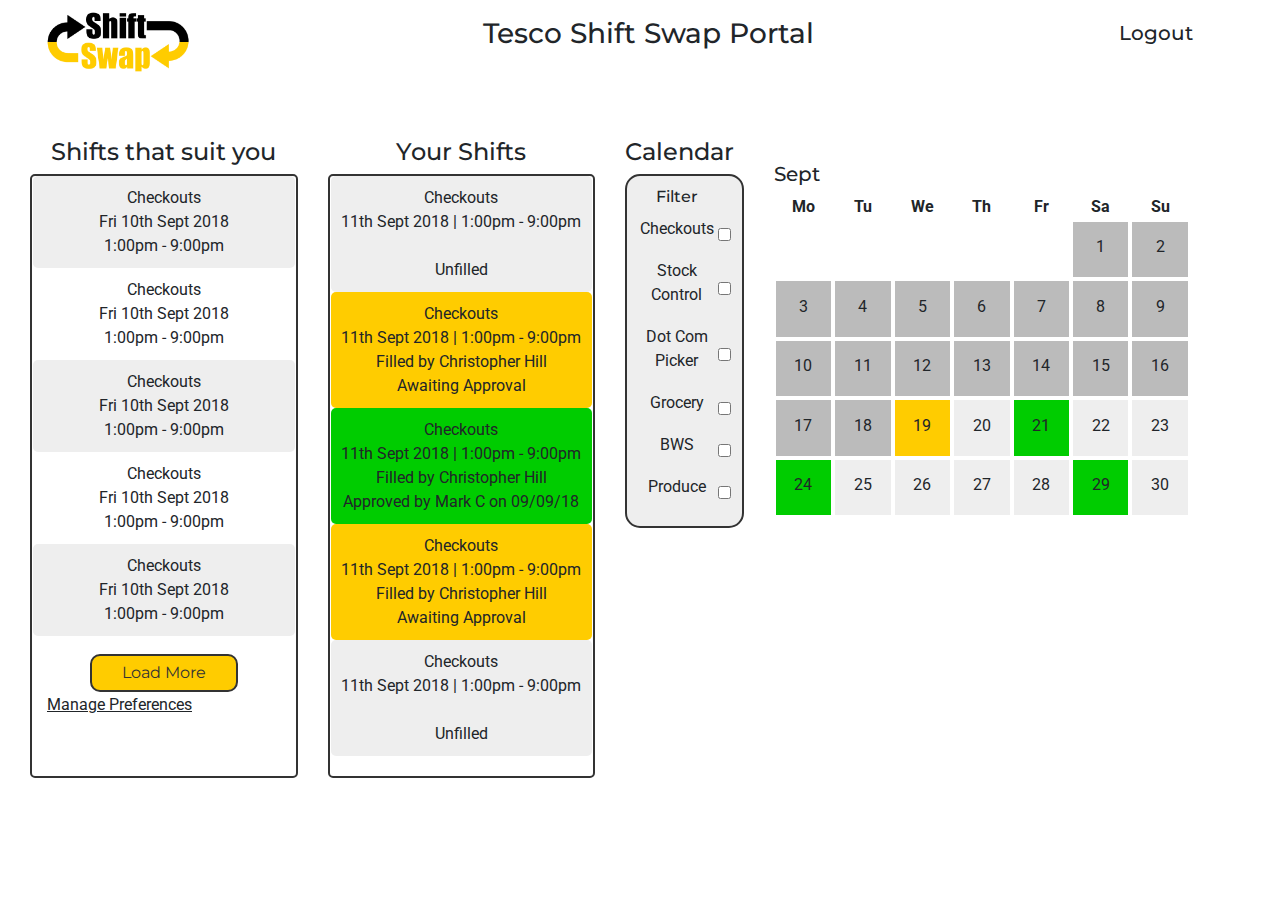
<file: index.html>
<!DOCTYPE html>
<html lang="en">
  <head>
    <title>Tesco Portal Dashboard - Shift Swap</title>
    <meta charset="utf-8">
    <meta name="viewport" content="width=device-width, initial-scale=1.0">
    <meta name="description" content="">
    <meta name="keywords" content="">
    <meta name="author" content="H.M. Media">
    <link rel="stylesheet" href="Assets/CSS/bootstrap.min.css">
    <link rel="stylesheet" href="Assets/CSS/fontawesome-all.min.css">
    <link rel="stylesheet" href="https://fonts.googleapis.com/css?family=Montserrat:900|Roboto">
    <link rel="stylesheet" href="Assets/CSS/style.css">
    <!--if lt IE 9
    script(src='https://cdnjs.cloudflare.com/ajax/libs/html5shiv/3.7.3/html5shiv.js')
    
    -->
  </head>
  <body>
    <nav> 
      <div class="row"> 
        <div class="col-md-10 row">
          <div class="col-sm-3"><img src="Assets/Images/Logo.jpg" alt="Shift Swap Logo"></div>
          <div class="col-sm-9">
            <h3>Tesco Shift Swap Portal</h3>
          </div>
        </div>
        <div class="col-md-2">
          <h5>Logout</h5>
        </div>
      </div>
    </nav>
    <main class="row">
      <div class="col-xl-6 row">
        <div class="col-md-6 Available">
          <div class="con">
            <h4>Shifts that suit you</h4>
            <div class="con">
              <div class="shifts scrollbar">
                <div class="shift">
                  <p>Checkouts</p>
                  <p>Fri 10th Sept 2018</p>
                  <p>1:00pm - 9:00pm</p>
                </div>
                <div class="shift">
                  <p>Checkouts</p>
                  <p>Fri 10th Sept 2018</p>
                  <p>1:00pm - 9:00pm</p>
                </div>
                <div class="shift">
                  <p>Checkouts</p>
                  <p>Fri 10th Sept 2018</p>
                  <p>1:00pm - 9:00pm</p>
                </div>
                <div class="shift">
                  <p>Checkouts</p>
                  <p>Fri 10th Sept 2018</p>
                  <p>1:00pm - 9:00pm</p>
                </div>
                <div class="shift">
                  <p>Checkouts</p>
                  <p>Fri 10th Sept 2018</p>
                  <p>1:00pm - 9:00pm</p>
                </div><br><br><br><br>
                <div class="footer">
                  <div class="centreBTN">
                    <button>Load More</button>
                  </div><a>Manage Preferences</a>
                </div>
              </div>
            </div>
          </div>
        </div>
        <div class="col-md-6 YourShifts">
          <div class="con">
            <h4>Your Shifts</h4>
            <div class="con">
              <div class="shifts scrollbar">
                <div class="shift">
                  <p>Checkouts</p>
                  <p>11th Sept 2018 | 1:00pm - 9:00pm</p><br>
                  <p>Unfilled</p>
                </div>
                <div class="shift Waiting">
                  <p>Checkouts</p>
                  <p>11th Sept 2018 | 1:00pm - 9:00pm</p>
                  <p>Filled by Christopher Hill</p>
                  <p>Awaiting Approval </p>
                </div>
                <div class="shift Approved">
                  <p>Checkouts</p>
                  <p>11th Sept 2018 | 1:00pm - 9:00pm</p>
                  <p>Filled by Christopher Hill</p>
                  <p>Approved by Mark C on 09/09/18</p>
                </div>
                <div class="shift Waiting">
                  <p>Checkouts</p>
                  <p>11th Sept 2018 | 1:00pm - 9:00pm</p>
                  <p>Filled by Christopher Hill</p>
                  <p>Awaiting Approval </p>
                </div>
                <div class="shift">
                  <p>Checkouts</p>
                  <p>11th Sept 2018 | 1:00pm - 9:00pm</p><br>
                  <p>Unfilled</p>
                </div><br>
                <button>Manage Shifts</button><br>
              </div>
            </div>
          </div>
        </div>
      </div>
      <div class="col-xl-6 row">
        <div class="col-md-3">
          <h4>Calendar</h4>
          <div class="Filter scrollbar">
            <table>
              <tr> 
                <td> 
                  <h6>Filter</h6>
                </td>
              </tr>
              <tr class="Checkouts">
                <td>
                  <p>Checkouts</p>
                </td>
                <td> 
                  <input type="checkbox">
                </td>
              </tr>
              <tr class="StockControl">
                <td>
                  <p>Stock Control</p>
                </td>
                <td> 
                  <input type="checkbox">
                </td>
              </tr>
              <tr class="DotComPicker">
                <td>
                  <p>Dot Com Picker</p>
                </td>
                <td> 
                  <input type="checkbox">
                </td>
              </tr>
              <tr class="Grocery">
                <td>
                  <p>Grocery</p>
                </td>
                <td> 
                  <input type="checkbox">
                </td>
              </tr>
              <tr class="BWS">
                <td>
                  <p>BWS</p>
                </td>
                <td> 
                  <input type="checkbox">
                </td>
              </tr>
              <tr class="Produce">
                <td>
                  <p>Produce</p>
                </td>
                <td> 
                  <input type="checkbox">
                </td>
              </tr>
            </table>
          </div>
        </div>
        <div class="col-md-9 Cal"><br>
          <h5>Sept</h5>
          <table> 
            <tr> 
              <th>Mo</th>
              <th>Tu</th>
              <th>We</th>
              <th>Th</th>
              <th>Fr</th>
              <th>Sa</th>
              <th>Su</th>
            </tr>
            <tr> 
              <td> 
                <div class="con empty"></div>
              </td>
              <td> 
                <div class="con empty"></div>
              </td>
              <td> 
                <div class="con empty"></div>
              </td>
              <td> 
                <div class="con empty"></div>
              </td>
              <td> 
                <div class="con empty"></div>
              </td>
              <td>
                <div class="con past">
                  <p>1</p>
                </div>
              </td>
              <td>
                <div class="con past">
                  <p>2</p>
                </div>
              </td>
            </tr>
            <tr> 
              <td>
                <div class="con past">
                  <p>3</p>
                </div>
              </td>
              <td>
                <div class="con past">
                  <p>4</p>
                </div>
              </td>
              <td>
                <div class="con past">
                  <p>5</p>
                </div>
              </td>
              <td>
                <div class="con past">
                  <p>6</p>
                </div>
              </td>
              <td>
                <div class="con past">
                  <p>7</p>
                </div>
              </td>
              <td>
                <div class="con past">
                  <p>8</p>
                </div>
              </td>
              <td>
                <div class="con past">
                  <p>9</p>
                </div>
              </td>
            </tr>
            <tr> 
              <td>
                <div class="con past">
                  <p>10</p>
                </div>
              </td>
              <td>
                <div class="con past">
                  <p>11</p>
                </div>
              </td>
              <td>
                <div class="con past">
                  <p>12</p>
                </div>
              </td>
              <td>
                <div class="con past">
                  <p>13</p>
                </div>
              </td>
              <td>
                <div class="con past">
                  <p>14</p>
                </div>
              </td>
              <td>
                <div class="con past">
                  <p>15</p>
                </div>
              </td>
              <td>
                <div class="con past">
                  <p>16</p>
                </div>
              </td>
            </tr>
            <tr> 
              <td>
                <div class="con past">
                  <p>17</p>
                </div>
              </td>
              <td>
                <div class="con past">
                  <p>18</p>
                </div>
              </td>
              <td>
                <div class="con date">
                  <p>19</p>
                </div>
              </td>
              <td>
                <div class="con">
                  <p>20</p>
                </div>
              </td>
              <td>
                <div class="con item">
                  <p>21</p>
                </div>
              </td>
              <td>
                <div class="con">
                  <p>22</p>
                </div>
              </td>
              <td>
                <div class="con">
                  <p>23</p>
                </div>
              </td>
            </tr>
            <tr> 
              <td>
                <div class="con item">
                  <p>24</p>
                </div>
              </td>
              <td>
                <div class="con">
                  <p>25</p>
                </div>
              </td>
              <td>
                <div class="con">
                  <p>26</p>
                </div>
              </td>
              <td>
                <div class="con">
                  <p>27</p>
                </div>
              </td>
              <td>
                <div class="con">
                  <p>28</p>
                </div>
              </td>
              <td>
                <div class="con item">
                  <p>29</p>
                </div>
              </td>
              <td>
                <div class="con">
                  <p>30</p>
                </div>
              </td>
            </tr>
          </table>
        </div>
      </div>
    </main><br>
    <footer>
      <script src="Assets/JS/jquery-3.3.1.min.js"></script>
      <script src="Assets/JS/bootstrap.min.js"></script>
      <script src="Assets/JS/js-dist.js"></script>
    </footer>
  </body>
</html>
</file>
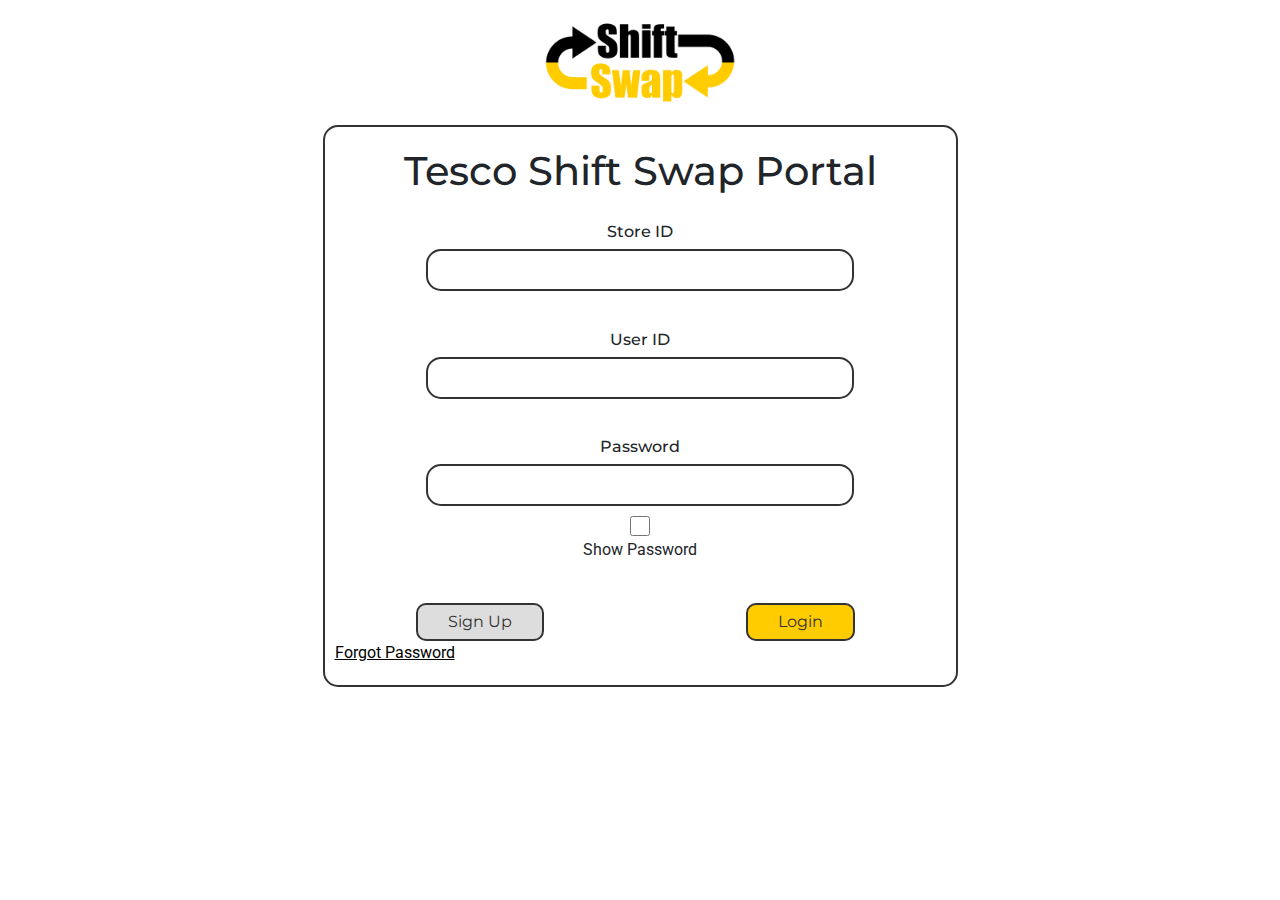
<file: login.html>
<!DOCTYPE html>
<html lang="en">
  <head>
    <title>Tesco Portal Login - Shift Swap</title>
    <meta charset="utf-8">
    <meta name="viewport" content="width=device-width, initial-scale=1.0">
    <meta name="description" content="Login To the Tesco portal on Shift Swap">
    <meta name="keywords" content="Shift, Swap, Tesco, Portal, Colleague ">
    <meta name="author" content="H.M. Media">
    <link rel="stylesheet" href="Assets/CSS/bootstrap.min.css">
    <link rel="stylesheet" href="Assets/CSS/fontawesome-all.min.css">
    <link rel="stylesheet" href="Assets/CSS/style.css">
    <link rel="stylesheet" href="https://fonts.googleapis.com/css?family=Montserrat:900|Roboto">
    <!--if lt IE 9
    script(src='https://cdnjs.cloudflare.com/ajax/libs/html5shiv/3.7.3/html5shiv.js')
    
    -->
  </head>
  <body>
    <div id="loginForm"><img class="logo" src="Assets/Images/Logo.jpg" alt="Shift Swap Logo">
      <div class="row">
        <div class="form col-lg-6 offset-lg-3 col-md-8 offset-md-2">
          <h1>Tesco Shift Swap Portal</h1>
          <div class="row">
            <div class="col-10 offset-1 col-md-8 offset-md-2 StoreID">
              <h6>Store ID</h6>
              <input id="StoreID" name="StoreID" type="text">
            </div>
            <div class="col-10 offset-1 col-md-8 offset-md-2 UserID">
              <h6>User ID</h6>
              <input id="UserID" name="UserID" type="text">
            </div>
            <div class="col-10 offset-1 col-md-8 offset-md-2 Password">
              <h6>Password</h6>
              <input id="Password" name="Password" type="password">
              <div class="showPW">
                <input id="showPW" type="checkbox" value="Show">
                <p>Show Password</p>
              </div>
            </div>
          </div>
          <div class="row">
            <div class="col-6">
              <button id="Signup">Sign Up</button>
            </div>
            <div class="col-6">
              <button id="Login">Login</button>
            </div>
          </div><a href="#">Forgot Password</a>
        </div>
      </div>
    </div>
    <footer>
      <script src="Assets/JS/jquery-3.3.1.min.js"></script>
      <script src="Assets/JS/bootstrap.min.js"></script>
      <script src="Assets/JS/js-dist.js"></script>
    </footer>
  </body>
</html>
</file>
<file: Assets/CSS/style.css>
body, html { margin: 0; padding: 0; overflow-x: hidden; }

p, a, input, textarea { font-family: Roboto; }

h1, h2, h3, h4, h5, h6 { font-family: Montserrat; }

#loginForm { padding: 0 20px; }

#loginForm .logo { display: block; width: 15%; min-width: 200px; margin: 20px auto; text-align: center; }

#loginForm .form { padding: 20px 10px; border: 2px #333 solid; border-radius: 15px; }

#loginForm .form .col-10 { padding: 3% 0; }

#loginForm .form h1, #loginForm .form h6 { text-align: center; }

#loginForm .form input { width: 100%; border: 2px #333 solid; border-radius: 15px; padding: 7px 10px; }

#loginForm .form input:focus { outline: 0; }

#loginForm .form .Password input[type="checkbox"] { display: inline; width: 20px; height: 20px; margin-top: 10px; }

#loginForm .form .Password p { position: relative; top: -5px; }

#loginForm .form .Password .showPW { text-align: center; }

#loginForm .error { padding-top: 10px; color: red; text-align: center; }

button { display: inherit; margin: auto; font-family: Montserrat; color: #333; padding: 5px 30px; border: 2px #333 solid; border-radius: 10px; background-color: #fc0; transition: all 300ms ease; }

button:hover { cursor: pointer; background-color: #da0; }

button:focus { outline: 0; }

button#Signup { background-color: #ddd; }

button#Signup:hover { cursor: pointer; background-color: #bbb; }

a { color: black; text-decoration: underline; }

nav { padding-top: 10px; text-align: center; }

nav img { width: 100%; max-width: 150px; position: relative; display: block; margin: auto; }

nav h3 { padding-top: 7px; }

nav h5 { padding-top: 11px; }

.logout:hover { cursor: pointer; }

main { padding: 0 30px; padding-top: 5%; }

main .col-xl-6 .col-md-6 .con .con { border: 2px #333 solid; border-radius: 5px; }

main .col-xl-6 .col-md-6 .con h4 { text-align: center; }

main .col-xl-6 .col-md-6 .con .shifts { overflow-y: auto; position: relative; }

main .col-xl-6 .col-md-6 .con .shifts .shift { margin: 0 1px; text-align: center; padding: 10px; border-radius: 5px; }

main .col-xl-6 .col-md-6 .con .shifts .shift:nth-child(odd) { background-color: #eee; }

main .col-xl-6 .col-md-6 .con .shifts .shift p { margin: 0; }

main .col-xl-6 .col-md-6 .con .shifts .shift.Waiting { background-color: #fc0; }

main .col-xl-6 .col-md-6 .con .shifts .shift.Approved { background-color: #0c0; }

main .col-xl-6 .col-md-6 .con .shifts .footer { position: relative; }

main .col-xl-6 .col-md-6 .con .shifts .centreBTN { width: 100%; position: absolute; bottom: 40px; }

main .col-xl-6 .col-md-6 .con a { margin: 15px; text-decoration: underline; position: absolute; bottom: 0px; }

main .col-xl-6 .col-md-6 .con a:hover { cursor: pointer; }

main .Filter { background-color: #eee; border: 2px #333 solid; border-radius: 15px; padding: 10px; max-height: 600px; overflow: auto; }

main .Filter table { width: 100%; text-align: center; }

main .Filter table input { display: block; margin-top: -5px; }

main .Cal table { width: 100%; text-align: center; }

main .Cal table td { position: relative; width: 14.28%; height: auto; }

main .Cal table td:before { content: ""; display: block; padding-top: 100%; }

main .Cal table td .con { position: absolute; top: 2px; left: 2px; bottom: 2px; right: 2px; font-size: 16px; padding-top: calc(50% - 16px); background-color: #eee; }

main .Cal table td .con:hover { cursor: pointer; }

main .Cal table td .con.past { background-color: #bbb; }

main .Cal table td .con.past:hover { cursor: auto; }

main .Cal table td .con.empty { background-color: white; }

main .Cal table td .con.empty:hover { cursor: auto; }

main .Cal table td .con.item { background-color: #0c0; }

main .Cal table td .con.date { background-color: #fc0; }

.scrollbar::-webkit-scrollbar { width: 10px; }

.scrollbar::-webkit-scrollbar-track { box-shadow: inset 0 0 5px grey; border-radius: 50px; }

.scrollbar::-webkit-scrollbar-thumb { background: #333; border-radius: 3px; }

.scrollbar::-webkit-scrollbar-thumb:hover { background: black; }

@media (min-width: 768px) { .shifts { height: 600px; } }
</file>
